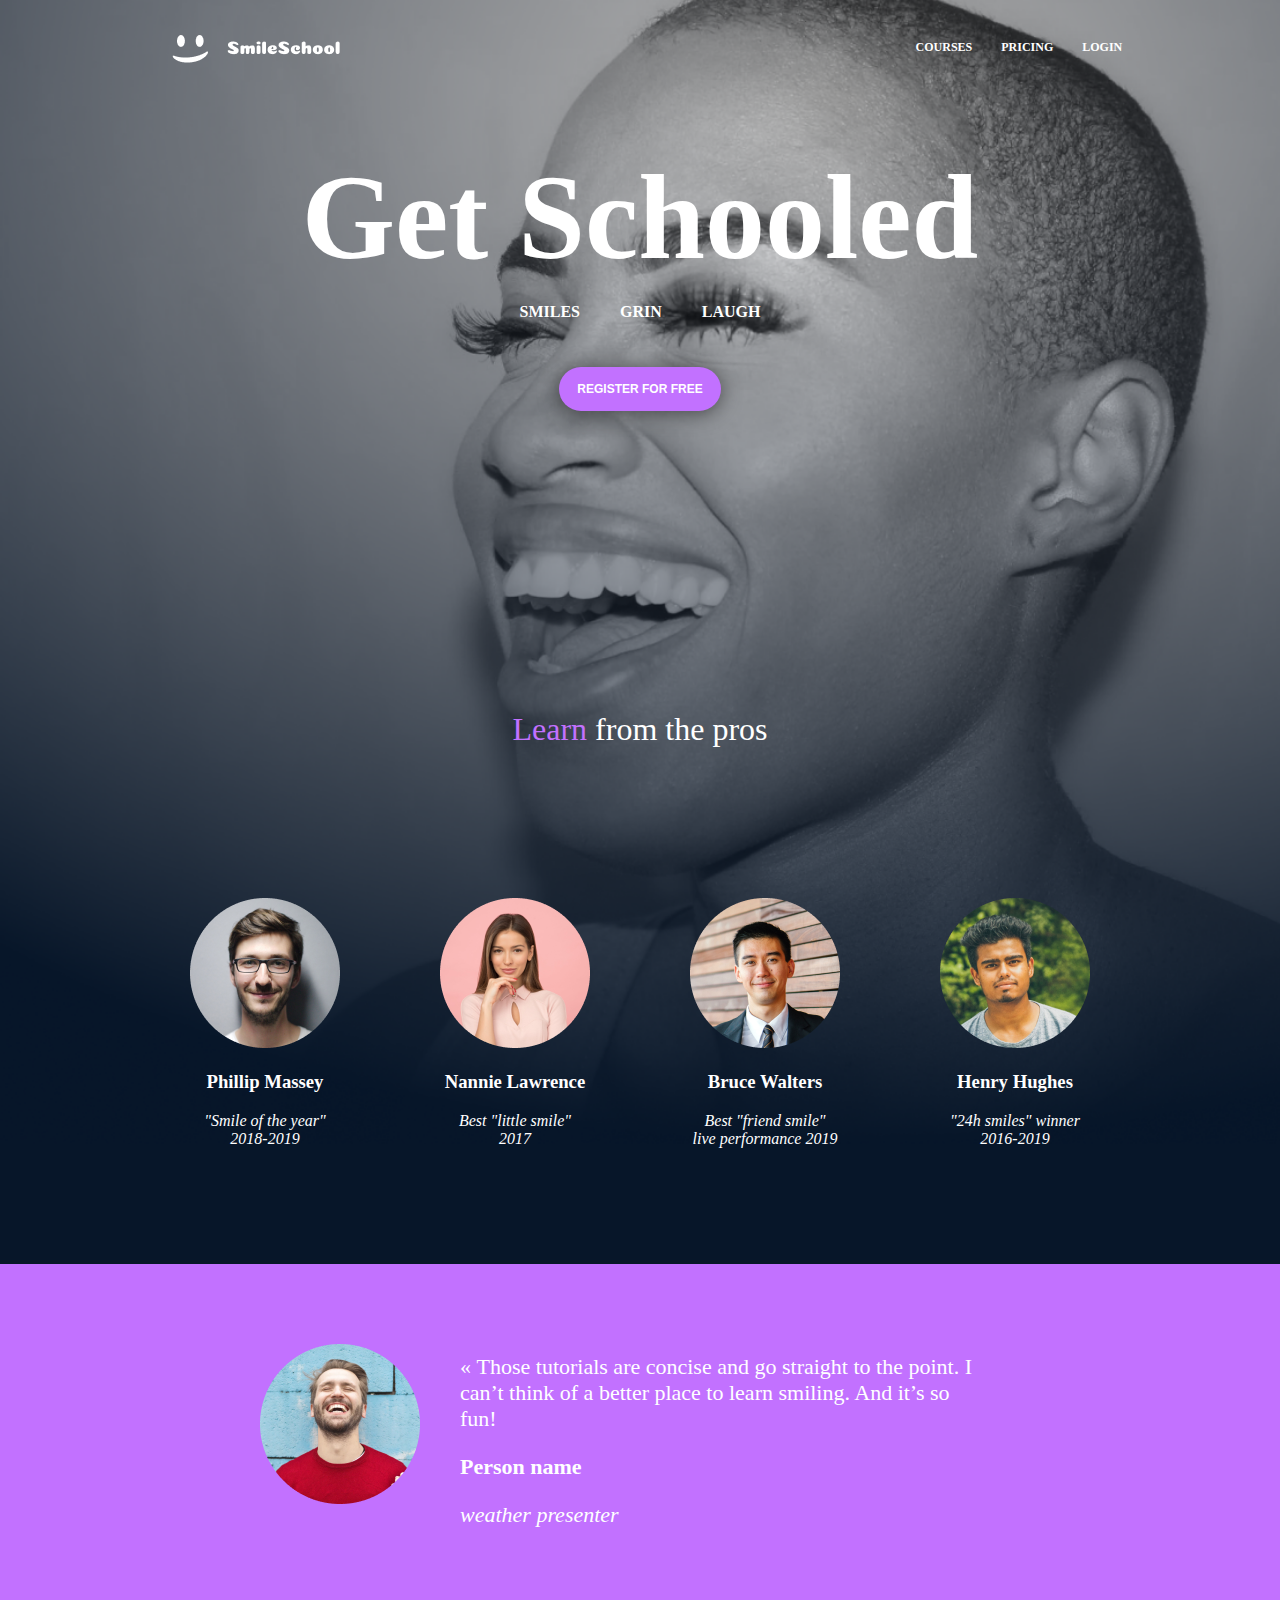
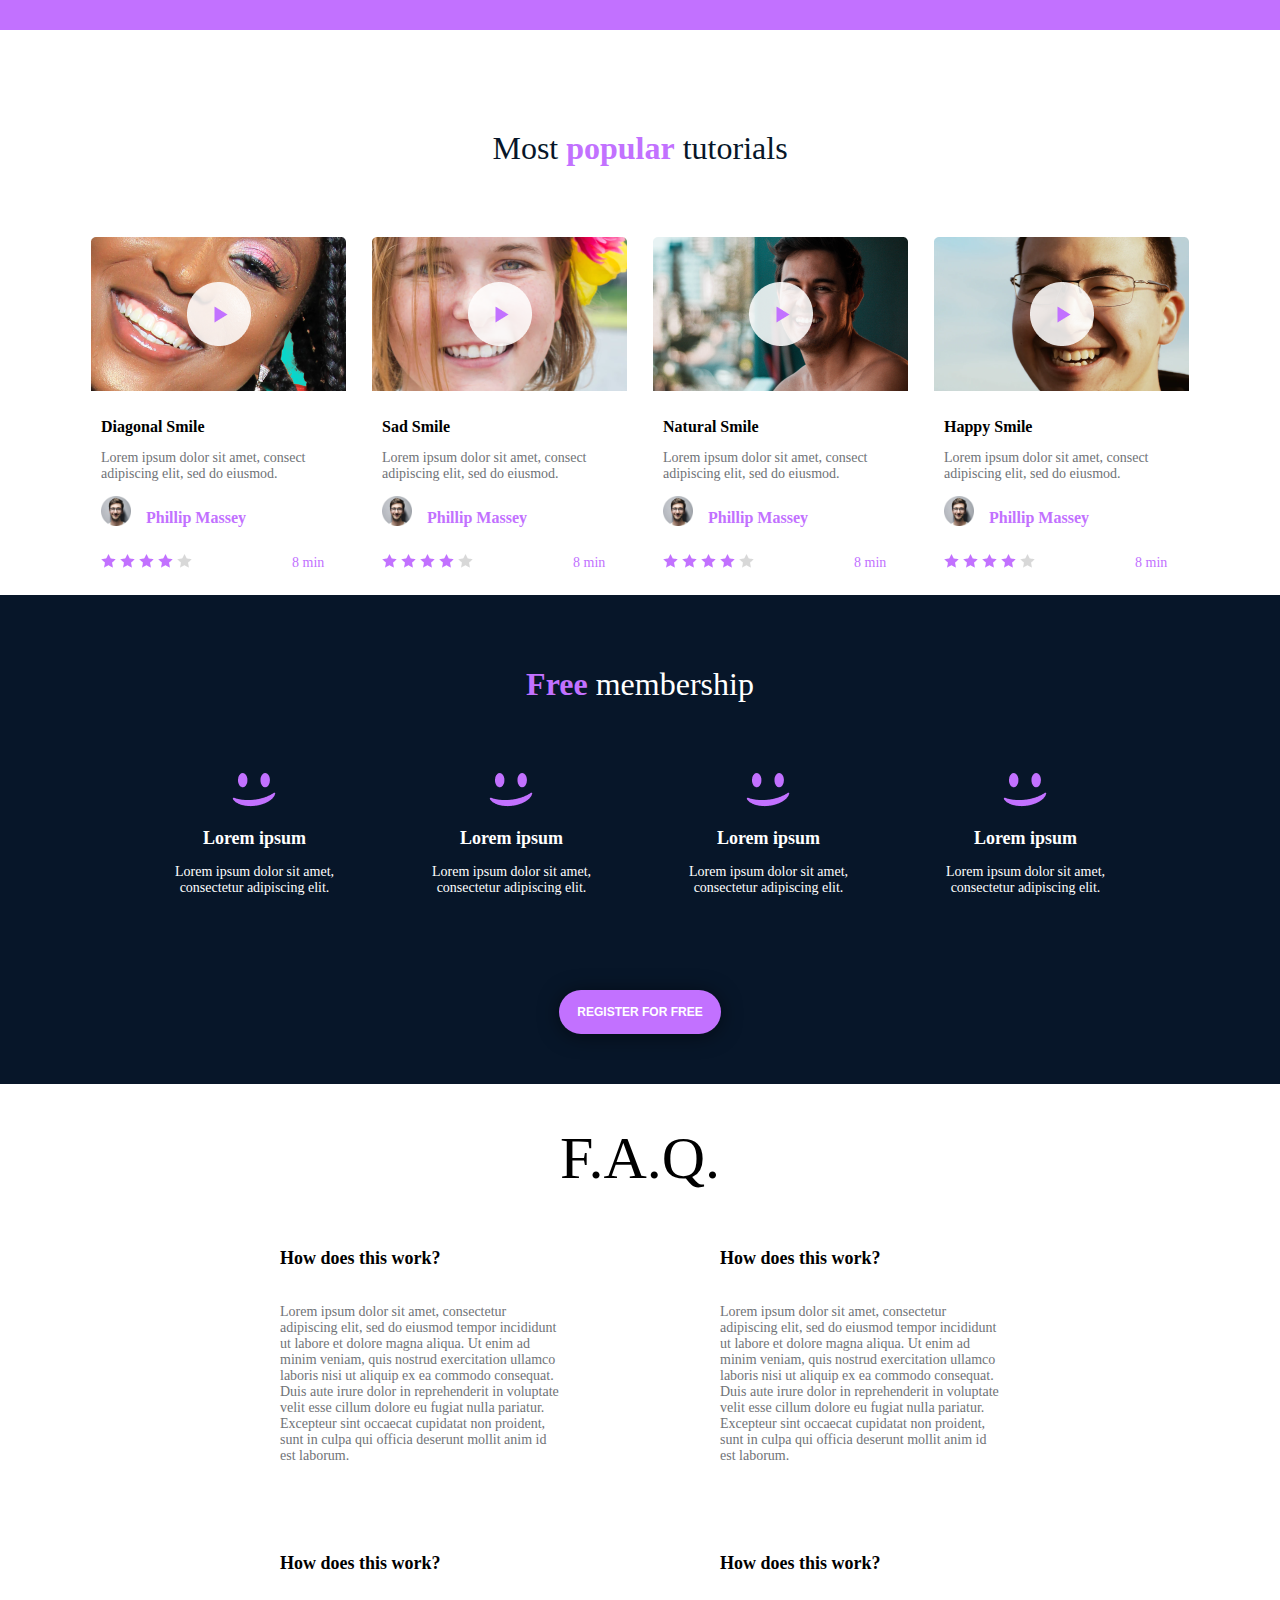
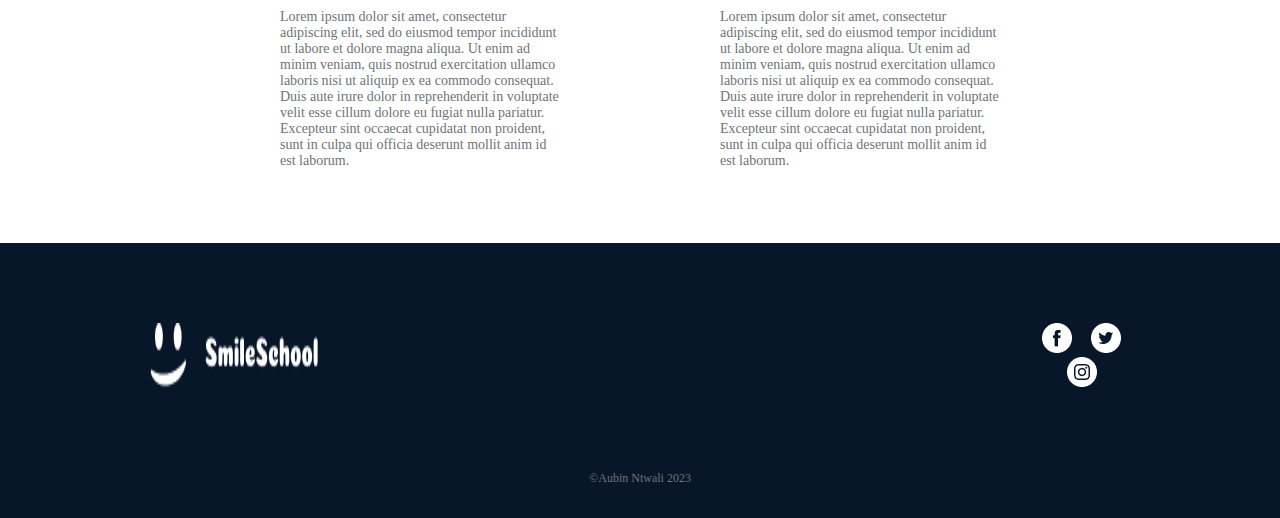
<file: css_advanced/index.html>
<!DOCTYPE html>
<html lang="en">
<head>
    <meta charset="UTF-8">
    <meta name="viewport" content="width=device-width, initial-scale=1.0">
    <link rel="stylesheet" href="styles.css">
    <title>Aubin Ntwali 's webpage</title>
</head>
<body>
  <section id="same-background">  <header>
        <div id="logo">
           <a href=""><img src="images/logo.png" alt="LOGO"></a> 
        </div>
        <div id="navbar">
            <a href="">COURSES</a>
            <a href="">PRICING</a>
            <a href="">LOGIN</a>
            
        </div>
    </header>
    <main>
        <section class="sec1">
            <div>
                <h1>Get Schooled</h1>
                <p><span>SMILES</span><span>GRIN</span><span>LAUGH</span></p>
                <button>REGISTER FOR FREE</button>
            </div>
            <div class="pros2">
                <h2><span>Learn</span> from the pros</h2>
                <div id="pros">
                    <div>
                        <img src="images/avatar (4).png" alt="IMAGE">
                        <h3>Phillip Massey</h3>
                        <p><em>"Smile of the year" <br> 2018-2019</em></p>
                    </div>
                    <div>
                        <img src="images/avatar.png" alt="IMAGE">
                        <h3>Nannie Lawrence</h3>
                        <p><em>Best "little smile" <br> 2017</em></p>
                    </div>
                    <div>
                        <img src="images/avatar (1).png" alt="IMAGE">
                        <h3>Bruce Walters</h3>
                        <p><em>Best "friend smile" <br> live performance 2019</em></p>
                    </div>
                    <div>
                        <img src="images/avatar (2).png" alt="IMAGE">
                        <h3>Henry Hughes</h3>
                        <p><em>"24h smiles" winner <br>2016-2019</em></p>
                    </div>
                </div>
            </div>
        </section>
    </section>
        <section>
            <div id="quote">
                <img src="images/avatar (3).png" alt="IMAGE">
                <div class="quotewords">
                    <blockquote>« Those tutorials are concise and go straight to the point. I can’t think of a better place to learn smiling. And it’s so fun!</blockquote>
                    <p style="font-weight: 900;">Person name</p>
                    <p><em>weather presenter</em></p>
                </div>
            </div>
        </section>
        <section id="videos">
            <h1>Most <span>popular</span> tutorials</h1>
            <div id="videoshub">
                <div id="singlevid">
                    <img src="images/preview (1).png" alt="IMAGE">
                  <section id="same-padding">  <h2>Diagonal Smile</h2>
                    <p>Lorem ipsum dolor sit amet, consect adipiscing elit, sed do eiusmod.</p>
                    <div id="author">
                        <img src="images/avatar (4).png" alt="IMAGE">
                        <h2>Phillip Massey</h2>
                    </div>
                    <div id="rating">
                        <div>
                            <img src="images/Star_4.png" alt="star">
                            <img src="images/Star_4.png" alt="star">
                            <img src="images/Star_4.png" alt="star">
                            <img src="images/Star_4.png" alt="star">
                            <img src="images/Star_5.png" alt="star">
                        </div>
                        <p>8 min</p>
                    </div>
                </section>
                </div>
                <div id="singlevid">
                    <img src="images/preview (2).png" alt="IMAGE">
                  <section id="same-padding">  <h2>Sad Smile</h2>
                    <p>Lorem ipsum dolor sit amet, consect adipiscing elit, sed do eiusmod.</p>
                    <div id="author">
                        <img src="images/avatar (4).png" alt="IMAGE">
                        <h2>Phillip Massey</h2>
                    </div>
                    <div id="rating">
                        <div>
                            <img src="images/Star_4.png" alt="star">
                            <img src="images/Star_4.png" alt="star">
                            <img src="images/Star_4.png" alt="star">
                            <img src="images/Star_4.png" alt="star">
                            <img src="images/Star_5.png" alt="star">
                        </div>
                        <p>8 min</p>
                    </div>
                </section>
                </div>
                <div id="singlevid">
                    <img src="images/preview (3).png" alt="IMAGE">
                  <section id="same-padding">  <h2>Natural Smile</h2>
                    <p>Lorem ipsum dolor sit amet, consect adipiscing elit, sed do eiusmod.</p>
                    <div id="author">
                        <img src="images/avatar (4).png" alt="IMAGE">
                        <h2>Phillip Massey</h2>
                    </div>
                    <div id="rating">
                        <div>
                            <img src="images/Star_4.png" alt="star">
                            <img src="images/Star_4.png" alt="star">
                            <img src="images/Star_4.png" alt="star">
                            <img src="images/Star_4.png" alt="star">
                            <img src="images/Star_5.png" alt="star">
                        </div>
                        <p>8 min</p>
                    </div>
                </section>
                </div>
                <div id="singlevid">
                    <img src="images/preview (4).png" alt="IMAGE">
                  <section id="same-padding">  <h2>Happy Smile</h2>
                    <p>Lorem ipsum dolor sit amet, consect adipiscing elit, sed do eiusmod.</p>
                    <div id="author">
                        <img src="images/avatar (4).png" alt="IMAGE">
                        <h2>Phillip Massey</h2>
                    </div>
                    <div id="rating">
                        <div>
                            <img src="images/Star_4.png" alt="star">
                            <img src="images/Star_4.png" alt="star">
                            <img src="images/Star_4.png" alt="star">
                            <img src="images/Star_4.png" alt="star">
                            <img src="images/Star_5.png" alt="star">
                        </div>
                        <p>8 min</p>
                    </div>
                </section>
                </div>
            </div>
        </section>
        <section id="membership">
            <h1><span>Free</span> membership</h1>
            <div id="membership-cards">
                <div id="membership-card">
                    <img src="images/smile.png" alt="IMAGE">
                    <h2>Lorem ipsum</h2>
                    <p>Lorem ipsum dolor sit amet, consectetur adipiscing elit.</p>
                </div>
                <div id="membership-card">
                    <img src="images/smile.png" alt="IMAGE">
                    <h2>Lorem ipsum</h2>
                    <p>Lorem ipsum dolor sit amet, consectetur adipiscing elit.</p>
                </div>
                <div id="membership-card">
                    <img src="images/smile.png" alt="IMAGE">
                    <h2>Lorem ipsum</h2>
                    <p>Lorem ipsum dolor sit amet, consectetur adipiscing elit.</p>
                </div>
                <div id="membership-card">
                    <img src="images/smile.png" alt="IMAGE">
                    <h2>Lorem ipsum</h2>
                    <p>Lorem ipsum dolor sit amet, consectetur adipiscing elit.</p>
                </div>
            </div>
            <button>REGISTER FOR FREE</button>
        </section>
        <section id="FAQ">
            <h1>F.A.Q.</h1>
            <div>
                <div id="FAQs">
                    <div id="oneFAQ">
                        <h2>How does this work?</h2>
                        <p> Lorem ipsum dolor sit amet, consectetur adipiscing elit, sed do eiusmod tempor incididunt ut labore et dolore magna aliqua. Ut enim ad minim veniam, quis nostrud exercitation ullamco laboris nisi ut aliquip ex ea commodo consequat. Duis aute irure dolor in reprehenderit in voluptate velit esse cillum dolore eu fugiat nulla pariatur. Excepteur sint occaecat cupidatat non proident, sunt in culpa qui officia deserunt mollit anim id est laborum.</p>
                    </div>
                    <div id="oneFAQ">
                        <h2>How does this work?</h2>
                        <p> Lorem ipsum dolor sit amet, consectetur adipiscing elit, sed do eiusmod tempor incididunt ut labore et dolore magna aliqua. Ut enim ad minim veniam, quis nostrud exercitation ullamco laboris nisi ut aliquip ex ea commodo consequat. Duis aute irure dolor in reprehenderit in voluptate velit esse cillum dolore eu fugiat nulla pariatur. Excepteur sint occaecat cupidatat non proident, sunt in culpa qui officia deserunt mollit anim id est laborum.</p>
                    </div>
                </div>
                <div id="FAQs">
                    <div id="oneFAQ">
                        <h2>How does this work?</h2>
                        <p> Lorem ipsum dolor sit amet, consectetur adipiscing elit, sed do eiusmod tempor incididunt ut labore et dolore magna aliqua. Ut enim ad minim veniam, quis nostrud exercitation ullamco laboris nisi ut aliquip ex ea commodo consequat. Duis aute irure dolor in reprehenderit in voluptate velit esse cillum dolore eu fugiat nulla pariatur. Excepteur sint occaecat cupidatat non proident, sunt in culpa qui officia deserunt mollit anim id est laborum.</p>
                    </div>
                    <div id="oneFAQ">
                        <h2>How does this work?</h2>
                        <p> Lorem ipsum dolor sit amet, consectetur adipiscing elit, sed do eiusmod tempor incididunt ut labore et dolore magna aliqua. Ut enim ad minim veniam, quis nostrud exercitation ullamco laboris nisi ut aliquip ex ea commodo consequat. Duis aute irure dolor in reprehenderit in voluptate velit esse cillum dolore eu fugiat nulla pariatur. Excepteur sint occaecat cupidatat non proident, sunt in culpa qui officia deserunt mollit anim id est laborum.</p>
                    </div>
                </div>
            </div>
        </section>
    </main>
    <footer>
<div>
    <div id="upperfooter">
        <img src="images/logo.png" alt="LOGO">
        <div id="social-icons">
            <a href=""><img src="images/Facebook_White.png" alt="IMAGE"></a>
            <a href=""><img src="images/Twitter_White.png" alt="IMAGE"></a>
            <a href=""><img src="images/Instagram_White.png" alt="IMAGE"></a>
        </div>
    </div>
    <p>©Aubin Ntwali 2023</p>
</div>    
    </footer>

</body>
</html>
</file>
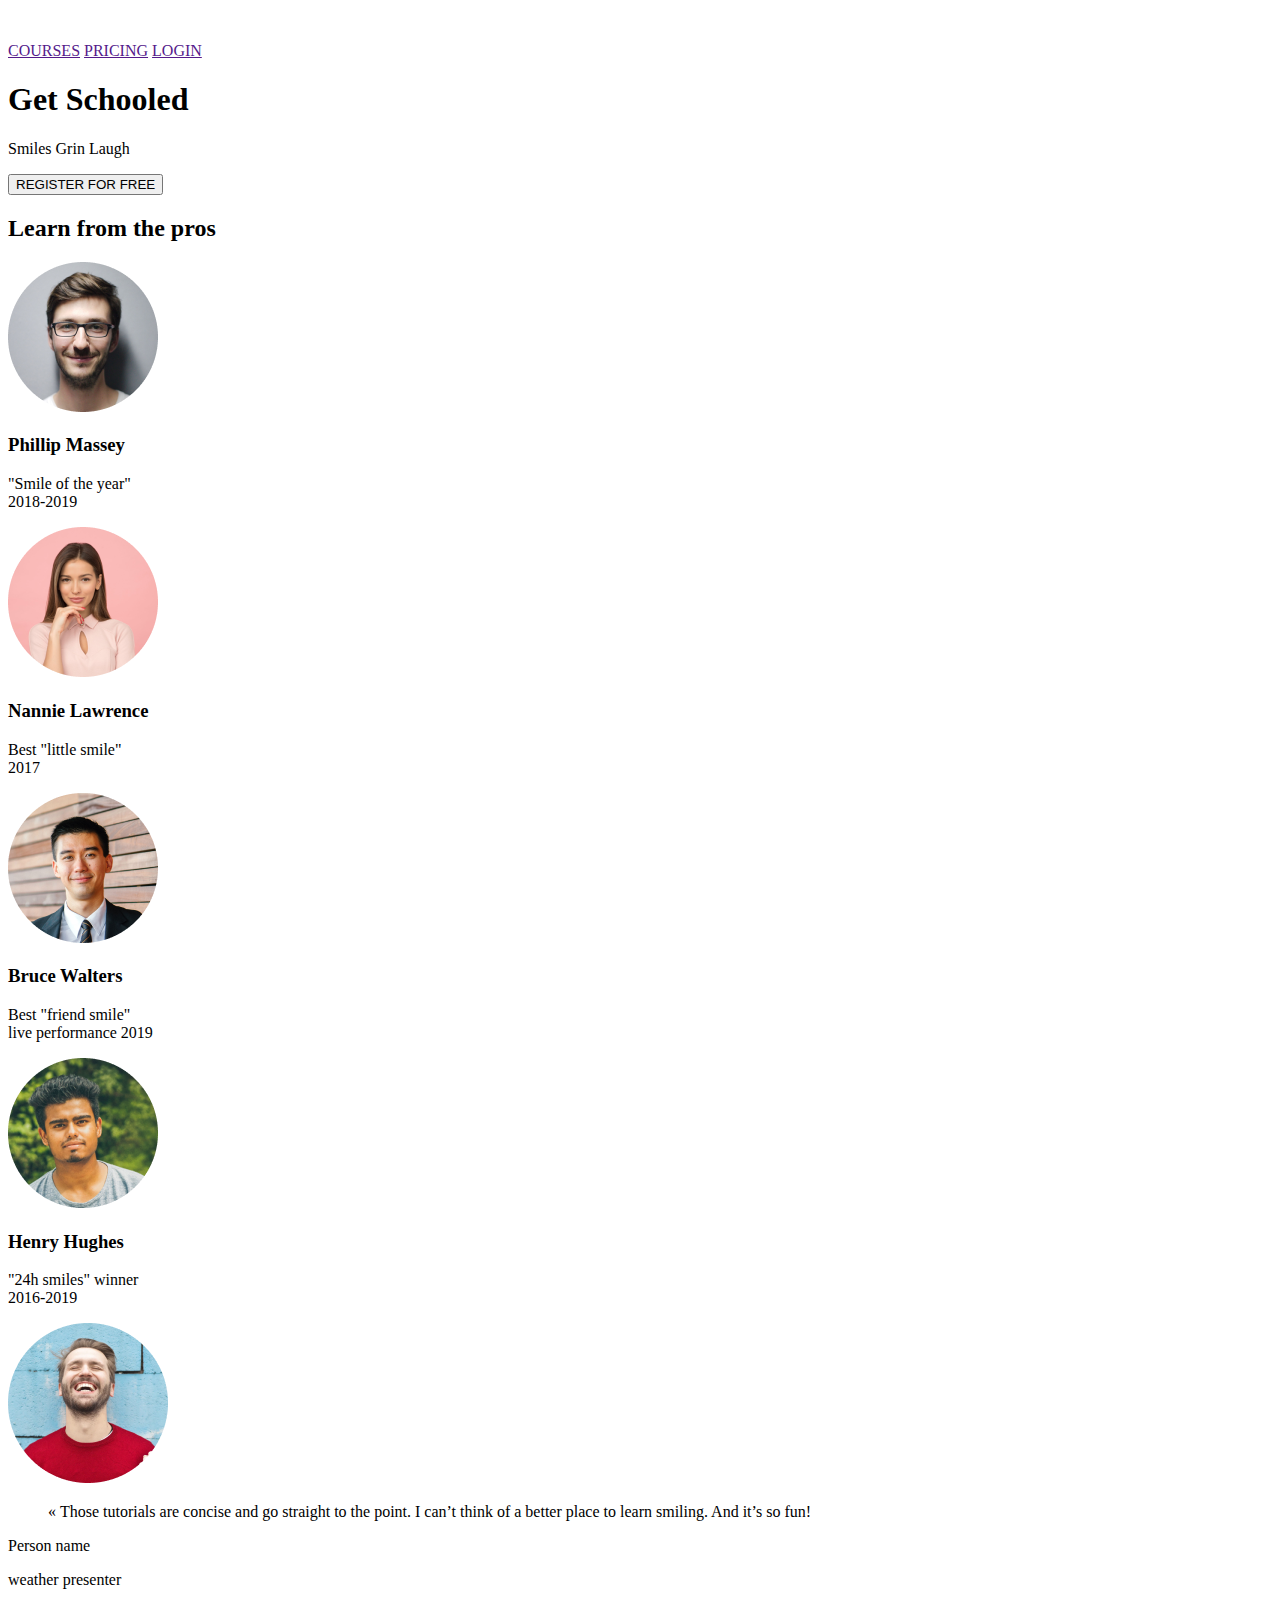
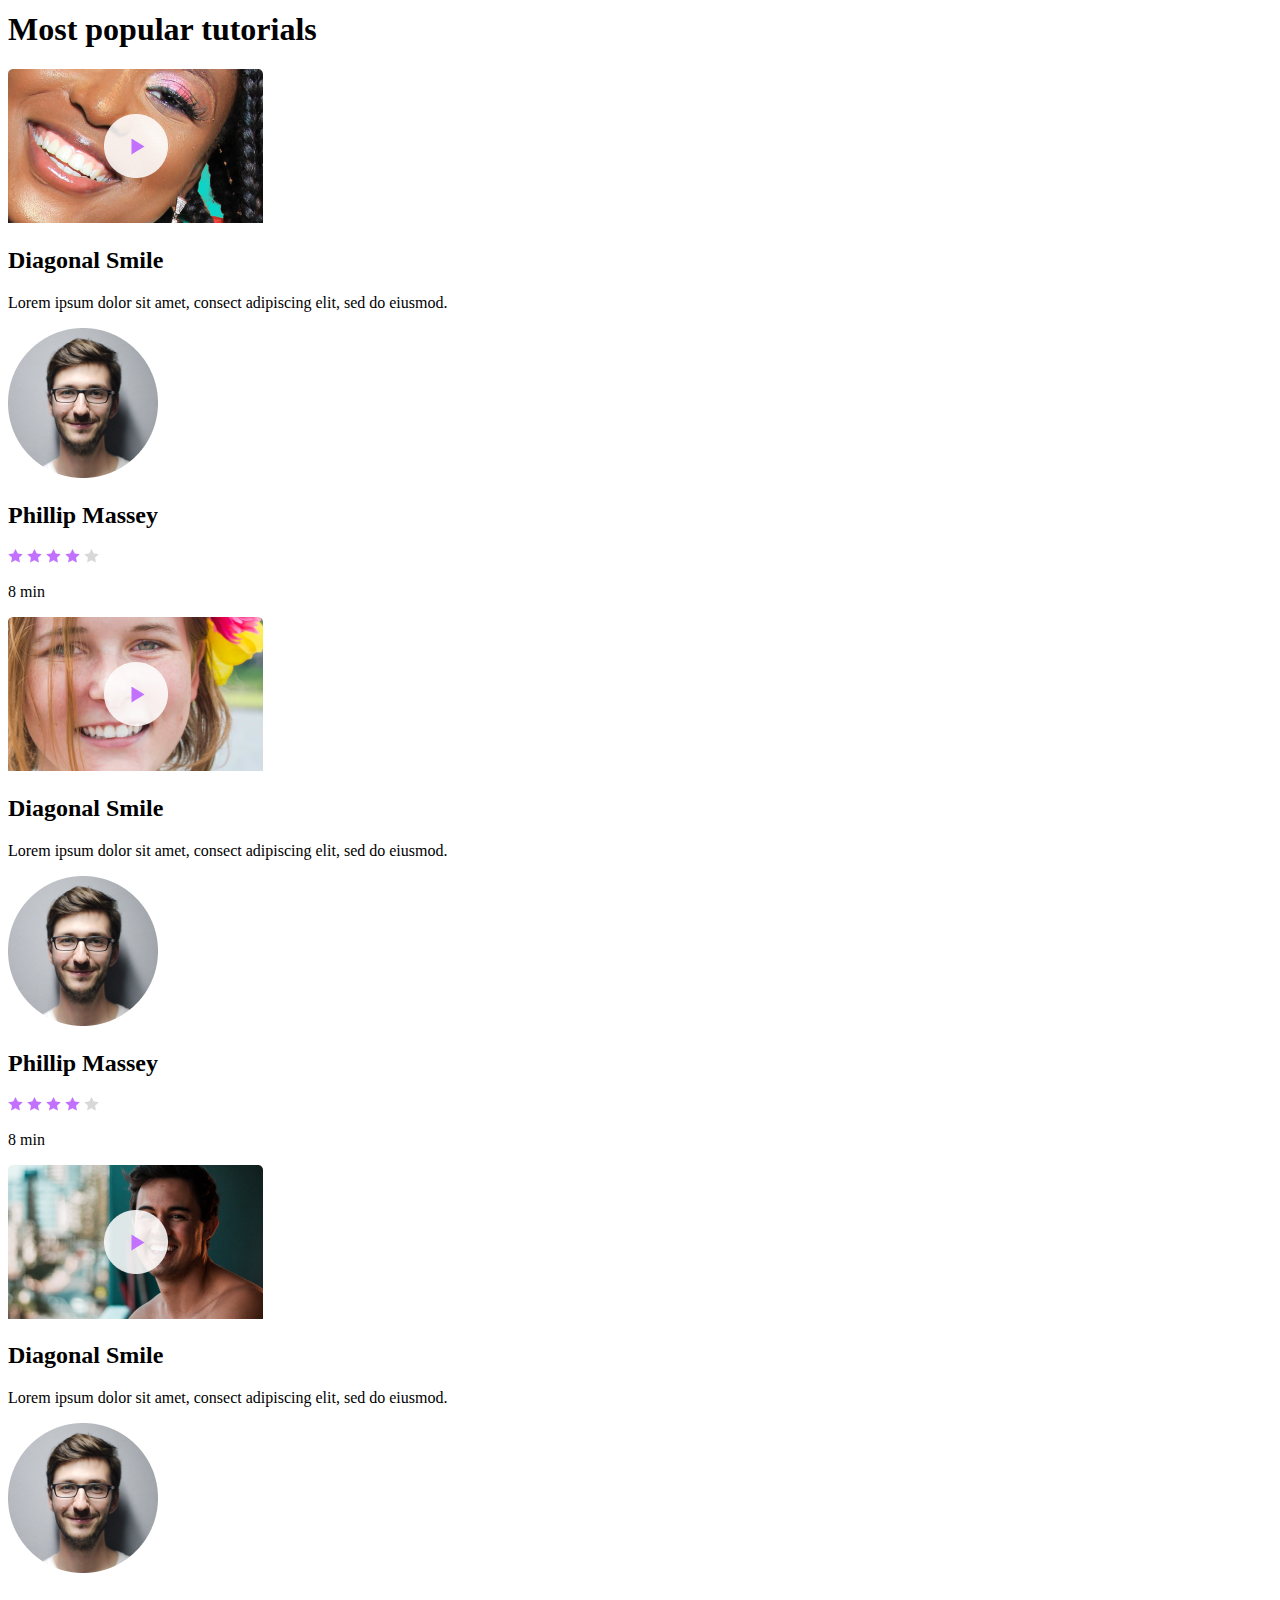
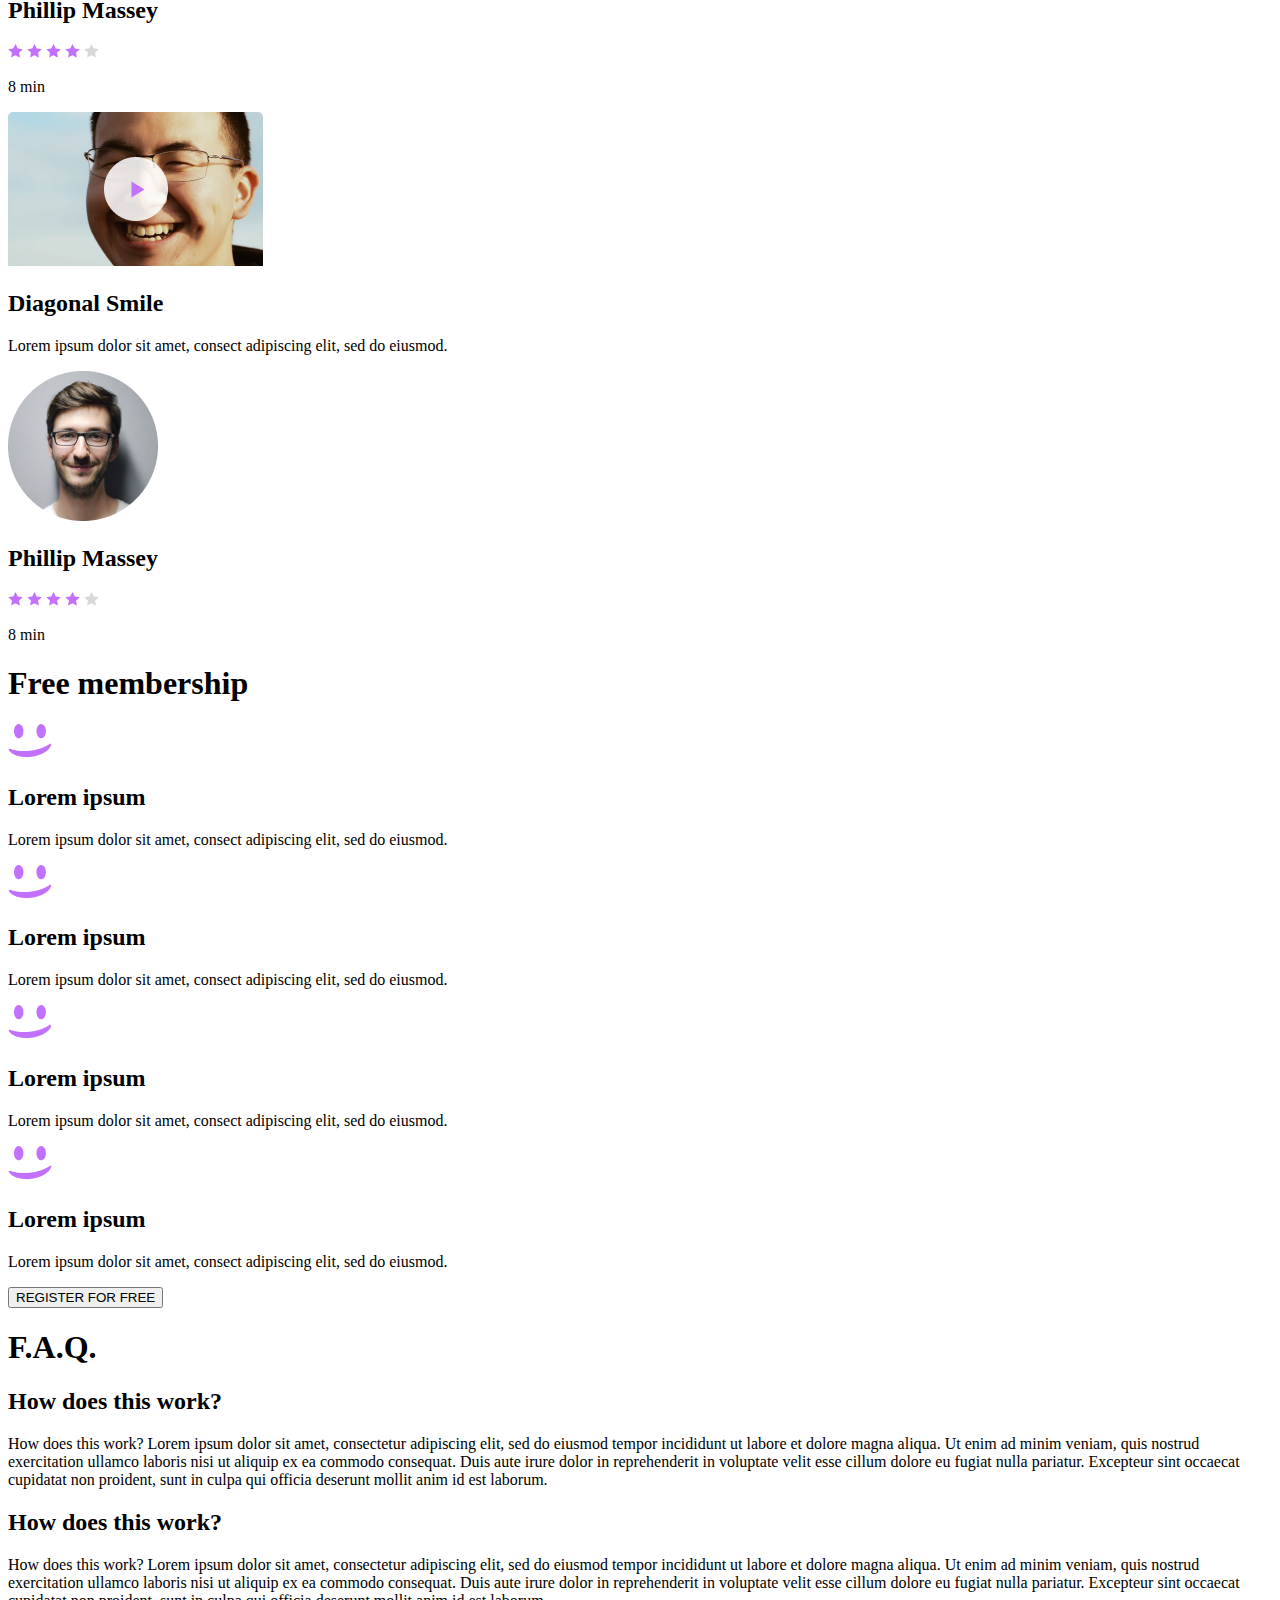
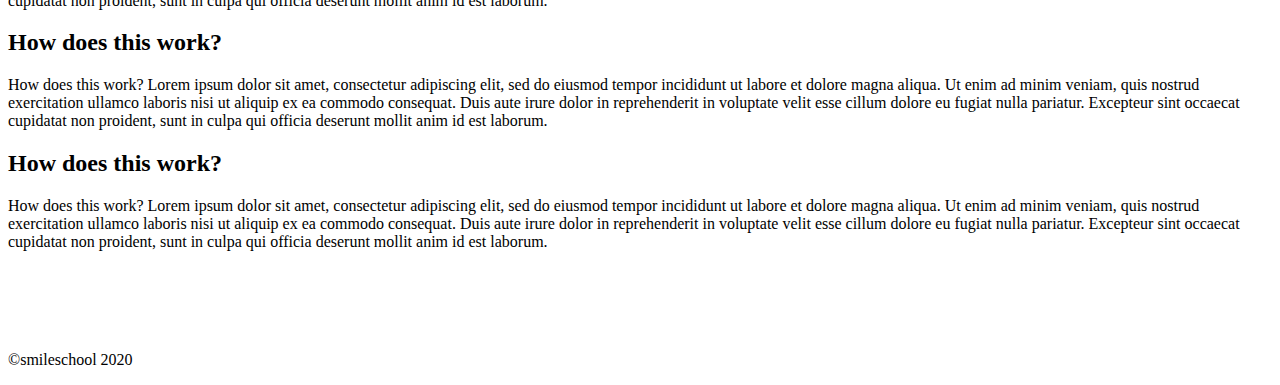
<file: html_advanced/index.html>
<!DOCTYPE html>
<html lang="en">
<head>
    <meta charset="UTF-8">
    <meta name="viewport" content="width=device-width, initial-scale=1.0">
    <title>Document</title>
</head>
<body>
    <header>
        <div>
           <a href=""><img src="images/logo.png" alt="LOGO"></a> 
        </div>
        <div>
            <a href="">COURSES</a>
            <a href="">PRICING</a>
            <a href="">LOGIN</a>
            
        </div>
    </header>
    <main>
        <section>
            <div>
                <h1>Get Schooled</h1>
                <p>Smiles   Grin    Laugh</p>
                <button>REGISTER FOR FREE</button>
            </div>
            <div>
                <h2><span>Learn</span> from the pros</h2>
                <div>
                    <div>
                        <img src="images/avatar (4).png" alt="IMAGE">
                        <h3>Phillip Massey</h3>
                        <p>"Smile of the year" <br> 2018-2019</p>
                    </div>
                    <div>
                        <img src="images/avatar.png" alt="IMAGE">
                        <h3>Nannie Lawrence</h3>
                        <p>Best "little smile" <br> 2017</p>
                    </div>
                    <div>
                        <img src="images/avatar (1).png" alt="IMAGE">
                        <h3>Bruce Walters</h3>
                        <p>Best "friend smile" <br> live performance 2019</p>
                    </div>
                    <div>
                        <img src="images/avatar (2).png" alt="IMAGE">
                        <h3>Henry Hughes</h3>
                        <p>"24h smiles" winner <br>2016-2019</p>
                    </div>
                </div>
            </div>
        </section>
        <section>
            <div>
                <img src="images/avatar (3).png" alt="IMAGE">
                <div>
                    <blockquote>« Those tutorials are concise and go straight to the point. I can’t think of a better place to learn smiling. And it’s so fun!</blockquote>
                    <p>Person name</p>
                    <p>weather presenter</p>
                </div>
            </div>
        </section>
        <section>
            <h1>Most <span>popular</span> tutorials</h1>
            <div>
                <div>
                    <img src="images/Homepage (Copy) (1)/preview (1).png" alt="IMAGE">
                    <h2>Diagonal Smile</h2>
                    <p>Lorem ipsum dolor sit amet, consect adipiscing elit, sed do eiusmod.</p>
                    <div>
                        <img src="images/avatar (4).png" alt="IMAGE">
                        <h2>Phillip Massey</h2>
                    </div>
                    <div>
                        <div>
                            <img src="images/Star_4.png" alt="star">
                            <img src="images/Star_4.png" alt="star">
                            <img src="images/Star_4.png" alt="star">
                            <img src="images/Star_4.png" alt="star">
                            <img src="images/Star_5.png" alt="star">
                        </div>
                        <p>8 min</p>
                    </div>
                </div>
                <div>
                    <img src="images/Homepage (Copy) (2)/preview (2).png" alt="IMAGE">
                    <h2>Diagonal Smile</h2>
                    <p>Lorem ipsum dolor sit amet, consect adipiscing elit, sed do eiusmod.</p>
                    <div>
                        <img src="images/avatar (4).png" alt="IMAGE">
                        <h2>Phillip Massey</h2>
                    </div>
                    <div>
                        <div>
                            <img src="images/Star_4.png" alt="star">
                            <img src="images/Star_4.png" alt="star">
                            <img src="images/Star_4.png" alt="star">
                            <img src="images/Star_4.png" alt="star">
                            <img src="images/Star_5.png" alt="star">
                        </div>
                        <p>8 min</p>
                    </div>
                </div>
                <div>
                    <img src="images/Homepage (Copy) (3)/preview (3).png" alt="IMAGE">
                    <h2>Diagonal Smile</h2>
                    <p>Lorem ipsum dolor sit amet, consect adipiscing elit, sed do eiusmod.</p>
                    <div>
                        <img src="images/avatar (4).png" alt="IMAGE">
                        <h2>Phillip Massey</h2>
                    </div>
                    <div>
                        <div>
                            <img src="images/Star_4.png" alt="star">
                            <img src="images/Star_4.png" alt="star">
                            <img src="images/Star_4.png" alt="star">
                            <img src="images/Star_4.png" alt="star">
                            <img src="images/Star_5.png" alt="star">
                        </div>
                        <p>8 min</p>
                    </div>
                </div>
                <div>
                    <img src="images/Homepage (Copy) (4)/preview (4).png" alt="IMAGE">
                    <h2>Diagonal Smile</h2>
                    <p>Lorem ipsum dolor sit amet, consect adipiscing elit, sed do eiusmod.</p>
                    <div>
                        <img src="images/avatar (4).png" alt="IMAGE">
                        <h2>Phillip Massey</h2>
                    </div>
                    <div>
                        <div>
                            <img src="images/Star_4.png" alt="star">
                            <img src="images/Star_4.png" alt="star">
                            <img src="images/Star_4.png" alt="star">
                            <img src="images/Star_4.png" alt="star">
                            <img src="images/Star_5.png" alt="star">
                        </div>
                        <p>8 min</p>
                    </div>
                </div>
            </div>
        </section>
        <section>
            <h1><span>Free</span> membership</h1>
            <div>
                <div>
                    <img src="images/smile.png" alt="IMAGE">
                    <h2>Lorem ipsum</h2>
                    <p>Lorem ipsum dolor sit amet, consect adipiscing elit, sed do eiusmod.</p>
                </div>
                <div>
                    <img src="images/smile.png" alt="IMAGE">
                    <h2>Lorem ipsum</h2>
                    <p>Lorem ipsum dolor sit amet, consect adipiscing elit, sed do eiusmod.</p>
                </div>
                <div>
                    <img src="images/smile.png" alt="IMAGE">
                    <h2>Lorem ipsum</h2>
                    <p>Lorem ipsum dolor sit amet, consect adipiscing elit, sed do eiusmod.</p>
                </div>
                <div>
                    <img src="images/smile.png" alt="IMAGE">
                    <h2>Lorem ipsum</h2>
                    <p>Lorem ipsum dolor sit amet, consect adipiscing elit, sed do eiusmod.</p>
                </div>
            </div>
            <button>REGISTER FOR FREE</button>
        </section>
        <section>
            <h1>F.A.Q.</h1>
            <div>
                <div>
                    <div>
                        <h2>How does this work?</h2>
                        <p>How does this work?
                            Lorem ipsum dolor sit amet, consectetur adipiscing elit, sed do eiusmod tempor incididunt ut labore et dolore magna aliqua. Ut enim ad minim veniam, quis nostrud exercitation ullamco laboris nisi ut aliquip ex ea commodo consequat. Duis aute irure dolor in reprehenderit in voluptate velit esse cillum dolore eu fugiat nulla pariatur. Excepteur sint occaecat cupidatat non proident, sunt in culpa qui officia deserunt mollit anim id est laborum.</p>
                    </div>
                    <div>
                        <h2>How does this work?</h2>
                        <p>How does this work?
                            Lorem ipsum dolor sit amet, consectetur adipiscing elit, sed do eiusmod tempor incididunt ut labore et dolore magna aliqua. Ut enim ad minim veniam, quis nostrud exercitation ullamco laboris nisi ut aliquip ex ea commodo consequat. Duis aute irure dolor in reprehenderit in voluptate velit esse cillum dolore eu fugiat nulla pariatur. Excepteur sint occaecat cupidatat non proident, sunt in culpa qui officia deserunt mollit anim id est laborum.</p>
                    </div>
                </div>
                <div>
                    <div>
                        <h2>How does this work?</h2>
                        <p>How does this work?
                            Lorem ipsum dolor sit amet, consectetur adipiscing elit, sed do eiusmod tempor incididunt ut labore et dolore magna aliqua. Ut enim ad minim veniam, quis nostrud exercitation ullamco laboris nisi ut aliquip ex ea commodo consequat. Duis aute irure dolor in reprehenderit in voluptate velit esse cillum dolore eu fugiat nulla pariatur. Excepteur sint occaecat cupidatat non proident, sunt in culpa qui officia deserunt mollit anim id est laborum.</p>
                    </div>
                    <div>
                        <h2>How does this work?</h2>
                        <p>How does this work?
                            Lorem ipsum dolor sit amet, consectetur adipiscing elit, sed do eiusmod tempor incididunt ut labore et dolore magna aliqua. Ut enim ad minim veniam, quis nostrud exercitation ullamco laboris nisi ut aliquip ex ea commodo consequat. Duis aute irure dolor in reprehenderit in voluptate velit esse cillum dolore eu fugiat nulla pariatur. Excepteur sint occaecat cupidatat non proident, sunt in culpa qui officia deserunt mollit anim id est laborum.</p>
                    </div>
                </div>
            </div>
        </section>
    </main>
    <footer>
<div>
    <div>
        <img src="images/logo.png" alt="LOGO">
        <div>
            <a href=""><img src="images/Facebook_White.png" alt="IMAGE"></a>
            <a href=""><img src="images/Twitter_White.png" alt="IMAGE"></a>
            <a href=""><img src="images/Instagram_White.png" alt="IMAGE"></a>
        </div>
    </div>
    <p>©smileschool 2020</p>
</div>    
    </footer>

</body>
</html>
</file>
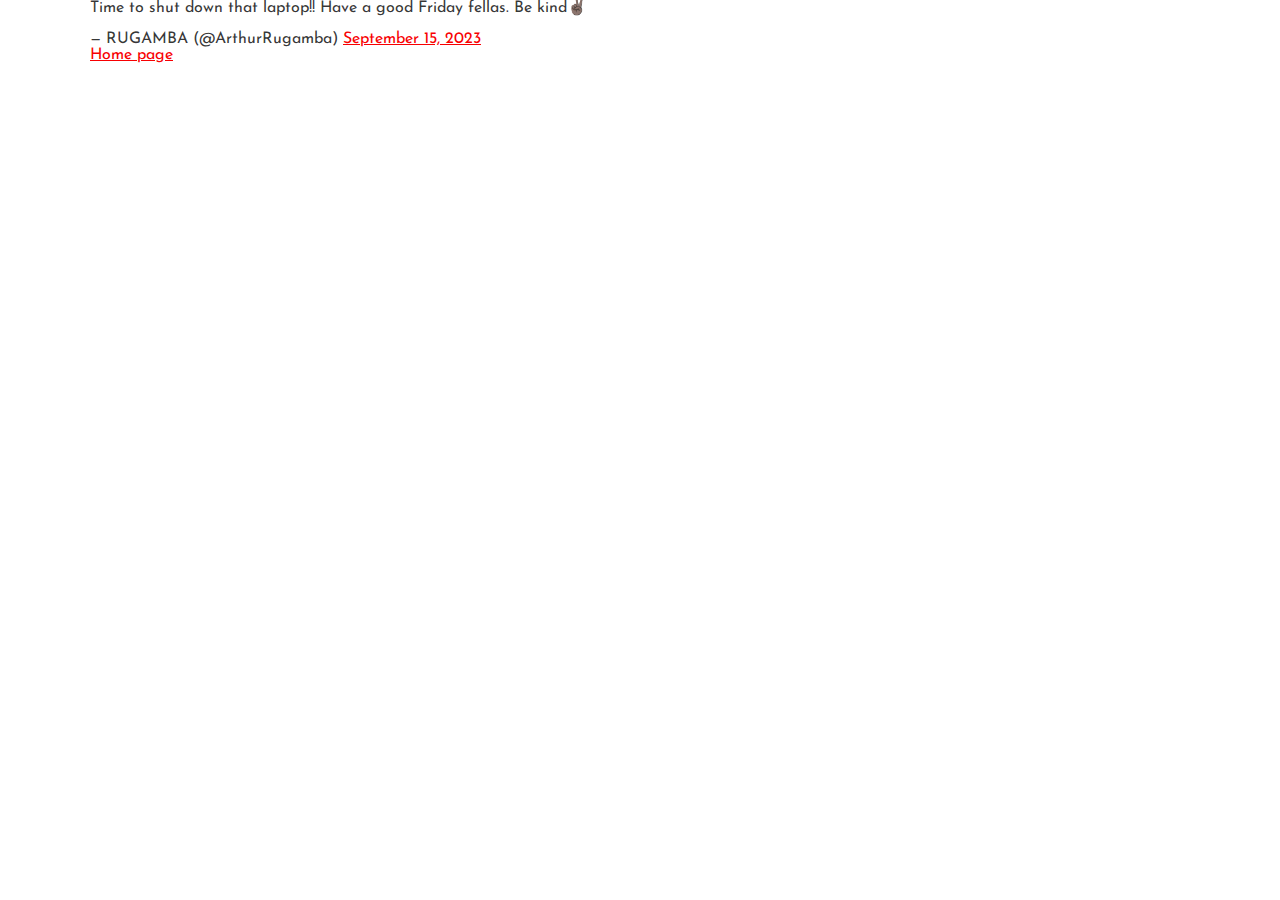
<file: html_basic/tweets.html>
<!DOCTYPE html>
<html lang="en">
<head>
    <meta charset="UTF-8">
    <meta name="viewport" content="width=device-width, initial-scale=1.0">
    <link href="base.css" rel="stylesheet">
    <link href="styles.css" rel="stylesheet">
    <title>Document</title>
</head>
<body>
    <blockquote class="twitter-tweet"><p lang="en" dir="ltr">Time to shut down that laptop!! Have a good Friday fellas. Be kind✌🏿</p>&mdash; RUGAMBA (@ArthurRugamba) <a href="https://twitter.com/ArthurRugamba/status/1702588584300019991?ref_src=twsrc%5Etfw">September 15, 2023</a></blockquote> <script async src="https://platform.twitter.com/widgets.js" charset="utf-8"></script>
    <a href="index.html">Home page</a>  
</body>
</html>
</file>
<file: css_advanced/styles.css>
body{
    margin: 0px;
}
#same-background{
background-image: url(images/background.png);
background-size: cover;
background-repeat: no-repeat;
}
header{
    display: flex;
    flex-direction: row;
}
#logo{
    margin-left: 171.59px;
    margin-top: 35.02px 
}
#navbar{
    margin-top: 37px;
    margin-left: 45%;

    }
#navbar a{
    color: #FFF;
    font-size: 12px;
    padding-right: 25px;
    text-decoration: none;
    font-weight: 800;
}
.sec1{
    text-align: center;
}
.sec1 h1{
    color: #FFF;
    font-size: 120px;
    font-weight: bold;
    margin-bottom: 0px;
}
.sec1 p span{
    margin-left: 20px;
    margin-right: 20px;
    color: white;
    font-weight: bold;
    font-size: 16px;
}
.sec1 button{
    margin-top: 30px;
    height: 44px;
    width: 162px;
    border-radius: 22px;
    background-color: #C271FF;
    box-shadow: 0px 2px 20px 0px rgba(0, 0, 0, 0.50);
    border: none;
    color: #FFF;
    font-size: 12px;
    font-weight: 700;

}
#pros{
    display: flex;
    flex: 1;
    justify-content: center;
    width: 100%;
}
#pros div{
    margin-left: 50px;
    margin-right: 50px;
    text-align: center;
}
.pros2{
    margin-top: 300px;
    color: #FFF;
    padding-bottom: 100px;
}
.pros2 h2 span{
    color: #C271FF;
}
.pros2 h2{
    font-size: 32px;
    font-weight: 400;
    margin-bottom: 150px;
}
.pros2 p{
    font-size: 16px;
    font-weight:100;
}

#quote{
    padding: 80px 260px; 
    display: flex;
    flex: 2;
    background-color: #C271FF;   
    color: #FFF;
}
#quote img{
    height: 80%;
}
#quote p{
    margin-left: 40px;
    font-size: 22px;
}
#quote blockquote{
    font-size: 22px;
    margin-top:10px;
}

#videos h1{
    text-align: center;
    font-size: 32px;
    font-weight: 400;
    color: #071629;
    margin-top:100px;
    margin-bottom: 70px;
}
#videos span{
    color: #C271FF;
    font-weight: 900;
}

#videoshub{
    display: flex;
    flex: 1;
    justify-content: center;
    width: 100%;
}
#author{
    display: flex;
}
#author img{
    width: 30px;
    height: 30px;
}
#author h2{
    font-size: 14px;
    font-weight: bold;
    color: #C271FF;
    margin-left: 15px;
}
#singlevid{
    width: 255px;
    margin-left: 13px;
    margin-right: 13px;
}
#singlevid h2{
    font-size: 16px;
    text-align: left;
    font-weight: 900;
}
#singlevid p{
    font-size: 14px;
    text-align: left;
    color: #707377;
}
#rating{
    display: flex;
    place-items:center;
}
#rating p{
    margin-left: 100px;
    color: #C271FF;
}
#same-padding{
    padding: 10px;
}
#membership h1{
    text-align: center;
    font-size: 32px;
    font-weight: 400;
    color: #FFF;
    margin-bottom: 70px;
}
#membership{
    padding-top:50px;
    background-color: #071629;
    text-align: center;
}
#membership span{
    color: #C271FF;
    font-weight: 900;
}
#membership-cards{
    display: flex;
    flex: 1;
    justify-content: center;
    width: 100%;
    text-align: center;
}
#membership-card{
    width: 257px;
    color: #FFF;
}
#membership-card h2{
font-size: 18px;
font-weight: 800;
}
#membership-card p{
    font-size: 14px;
    margin-left: 40px;
    margin-right: 40px;
    font-weight: 200;
}
#membership button{
    margin-top: 80px;
    margin-bottom: 50px;
    height: 44px;
    width: 162px;
    border-radius: 22px;
    background-color: #C271FF;
    box-shadow: 0px 2px 20px 0px rgba(0, 0, 0, 0.50);
    border: none;
    color: #FFF;
    font-size: 12px;
    font-weight: 700;
}
#FAQ{
    padding-left:200px;
    padding-right:200px;
}
#FAQ h1{
text-align: center;
font-size: 60px;
font-weight: 100;
}
#FAQs{
    display: flex;
}
#oneFAQ{
width: 100%;
margin-left: 80px;
margin-right: 80px;
margin-bottom: 60px;
}
#FAQ h2{
    font-size: 18px;
    margin-bottom: 35px;
}
#FAQ p{
    font-size: 14px;
    color: #707377;
}
footer{
    background-color: #071629;
    padding: 80px 150px 20px;
    text-align: center;
}
#upperfooter{
    display: flex;
}
#social-icons{
    margin-left: 700px;
}
#social-icons img{
    margin-left: 15px;
}
footer p{
    margin-top:80px;
    color:#707377;
    font-size: 12px;
}
</file>
<file: html_basic/base.css>
/* Importing webfonts */
/* (If you're learning CSS, you should disregard that) */

@import url(https://fonts.googleapis.com/css?family=Yeseva+One);
@import url(https://fonts.googleapis.com/css?family=Josefin+Sans:400,700,700italic,400italic);


/* CSS reset rules */

html, body {
	height: 100%;
	min-height: 100%;
}
html, body, div, span, applet, object, iframe,
h1, h2, h3, h4, h5, h6, p, blockquote, pre,
a, abbr, acronym, address, big, cite, code,
del, dfn, img, ins, kbd, q, s, samp,
small, strike, sub, sup, tt, var,
b, u, i, center,
dl, dt, dd,
fieldset, form, label, legend,
table, caption, tbody, tfoot, thead, tr, th, td,
article, aside, canvas, details, embed, 
figure, figcaption, footer, header, hgroup, 
menu, nav, output, ruby, section, summary,
time, mark, audio, video {
	margin: 0;
	padding: 0;
	border: 0;
	font-size: 100%;
	font: inherit;
	vertical-align: baseline;
}
/* HTML5 display-role reset for older browsers */
article, aside, details, figcaption, figure, 
footer, header, hgroup, menu, nav, section {
	display: block;
}
body {
	line-height: 1;
}
blockquote, q {
	quotes: none;
}
blockquote:before, blockquote:after,
q:before, q:after {
	content: '';
	content: none;
}
table {
	border-collapse: collapse;
	border-spacing: 0;
}


/* Fonts and colors */

body {
	font-family: 'Josefin Sans', serif;
	color: rgba(0, 0, 0, 0.8);
}
h1, h2, h3, h4, h5, h6, header {
	font-family: 'Yeseva One', sans-serif;
}
article {
}
header {
	border-bottom: 1px solid rgb(221,221,221);
	transition: border-bottom-color 1s ease;
}
header a {
	color: rgba(0, 0, 0, 0.8);
}
aside {
	background: #FAFAFA;
}
aside p {
	border: 1px solid #bbb;
	background: #ddd;
	color: black;
}
footer a {
	color: rgba(0, 0, 0, 0.8);
}
a {
	color: #F80002;
}


/* Positioning and margins */

@media (min-width: 1100px) {
	body {
		width: 1100px;
		margin: 0 auto;
	}
}

article {
	padding: 50px 15px;
}
article > *:first-child {
	margin-top: 0;
}
aside {
	padding: 50px 15px;
}
header .right {
	float: right;
	margin: 0 10px 15px;
}


/* Header */
header {
	padding: 20px 0;
	height: 80px;
}
header ul {
	list-style: none;
	margin: 0;
	padding: 0;
}
header li {
	display: inline;
	vertical-align:middle;
}
header li:first-child {
	margin: 0;
}
header li a {
	margin: 0 10px;
}
header li.logo {
	font-size: 36px;
}
header a {
	text-decoration: none;
}


/* Aside */

aside p {
	border-radius: 10px;
	padding: 20px 20px;
}


/* Footer */

footer {
	padding: 5px 15px;
	height: 80px;
}


/* Text styles and margins */

p {
	margin-bottom: 15px;
}
h1 {
	font-size: 36px;
	margin: 40px 0 20px;
}
h2 {
	font-size: 32px;
	margin: 30px 0 15px;
}
h3 {
	font-size: 28px;
	margin: 25px 0 10px;
}
h4 {
	font-size: 20px;
	font-weight: bold;
	margin: 20px 0 10px;
}
h5 {
	font-size: 18px;
	font-weight: bold;
	margin: 15px 0 10px;
}
h6 {
	font-weight: bold;
	margin: 5px 0;
}

@media (max-width: 800px) {
  body.works_on_smartphone {
  	display: block;
  }
  body.works_on_smartphone main {
  	display: block;
  }
  header .right {
  	float: none;
  }
}
</file>
<file: html_basic/styles.css>
body{
    display: flex;
    flex-direction: column;
}
main{
    display: flex;
    flex-direction: row;
    flex: auto;
}
article{
    flex: 2;
    overflow-y: auto;
}
aside{
    flex: 1;
    overflow-y: auto;

}
h1,h2,h3{
    color: #3085C3;
}

article img{
    width: 50%;
}
</file>
